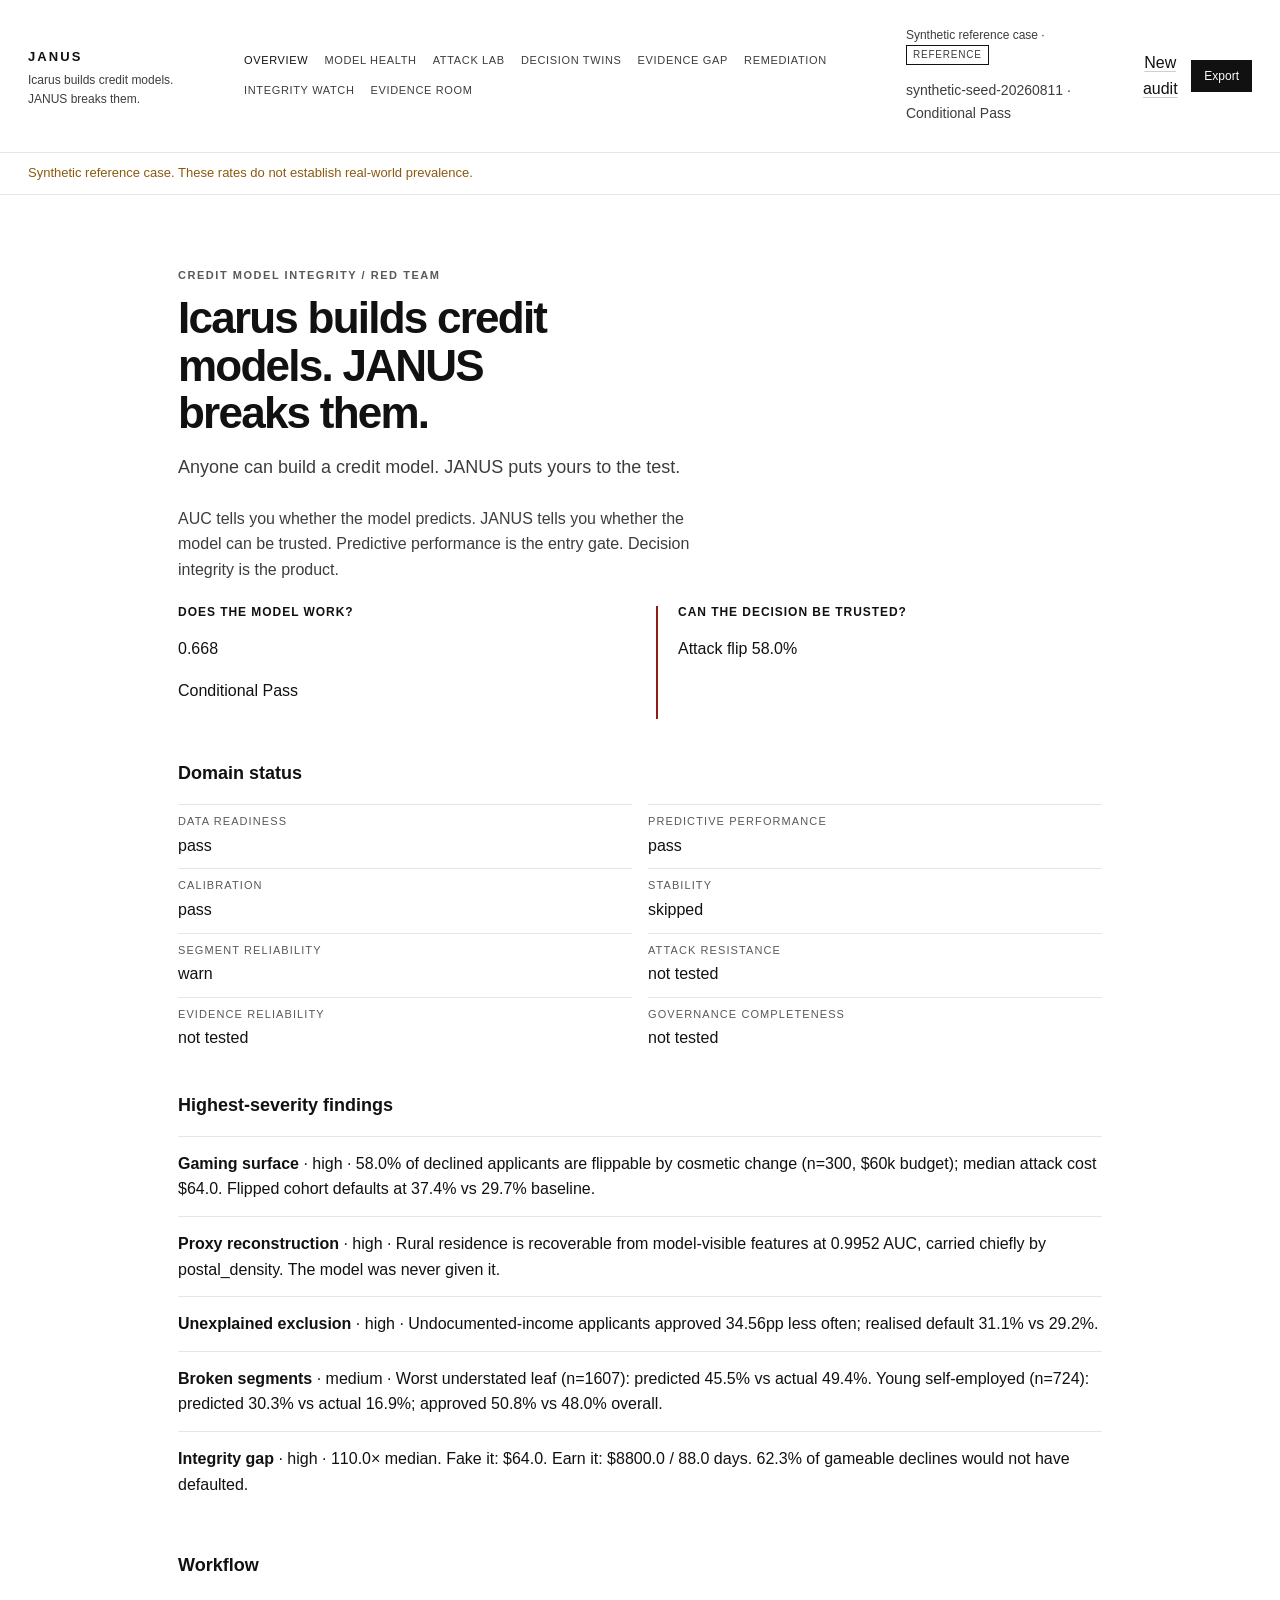
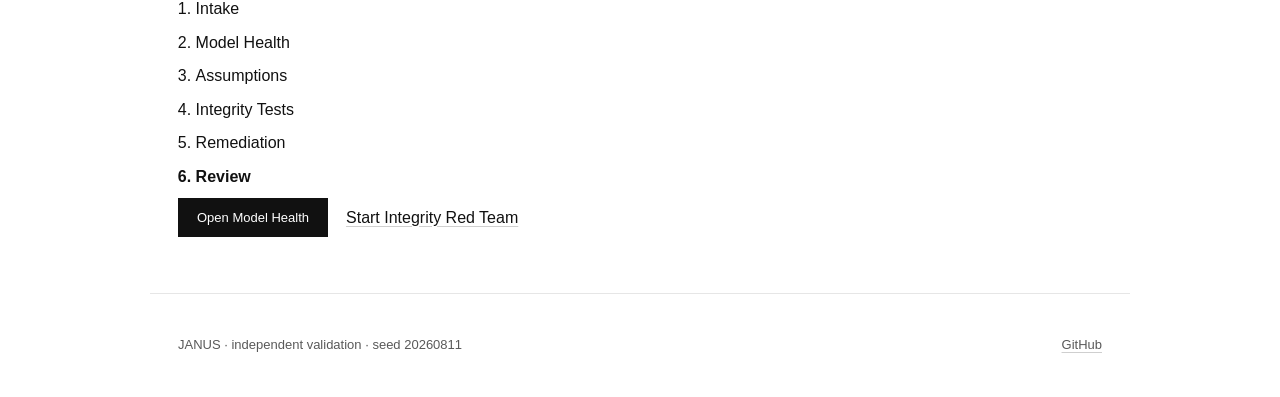
<file: docs/index.html>
<!DOCTYPE html>
<html lang="en">
<head>
  <meta charset="utf-8">
  <meta name="viewport" content="width=device-width, initial-scale=1">
  <title>JANUS — credit model integrity</title>
  <meta name="description" content="AUC tells you whether the model predicts. JANUS tells you whether the model can be trusted.">
  <meta name="theme-color" content="#ffffff">
  <link rel="icon" href="./favicon.svg" type="image/svg+xml">
  <link rel="stylesheet" href="./css/app.css">
</head>
<body>
  <a class="skip" href="#main">Skip to content</a>
  <header class="top">
    <div class="brand-block">
      <a class="brand" href="#overview">JANUS</a>
      <p class="tag">Icarus builds credit models. JANUS breaks them.</p>
    </div>
    <nav class="nav" aria-label="Primary">
      <a href="#overview">Overview</a>
      <a href="#health">Model Health</a>
      <a href="#attack">Attack Lab</a>
      <a href="#twins">Decision Twins</a>
      <a href="#evidence">Evidence Gap</a>
      <a href="#remediation">Remediation</a>
      <a href="#watch">Integrity Watch</a>
      <a href="#room">Evidence Room</a>
    </nav>
    <div class="hdr-meta">
      <p><span id="hdr-run">Synthetic reference case</span> · <span class="badge" id="hdr-mode">Reference</span></p>
      <p class="fineprint"><span id="hdr-model">reference-scorecard</span> · <span id="hdr-status">Recorded</span></p>
    </div>
    <p class="hdr-actions">
      <button type="button" class="text-btn" id="btn-new-audit">New audit</button>
      <button type="button" class="btn btn-sm" id="btn-export-json">Export</button>
    </p>
  </header>
  <p class="source-banner">Synthetic reference case. These rates do not establish real-world prevalence.</p>

  <main id="main">
    <section id="overview" class="panel section is-active">
      <p class="eyebrow">Credit model integrity / red team</p>
      <h1>Icarus builds credit models. JANUS breaks them.</h1>
      <p class="lede">Anyone can build a credit model. JANUS puts yours to the test.</p>
      <p class="intro">AUC tells you whether the model predicts. JANUS tells you whether the model can be trusted. Predictive performance is the entry gate. Decision integrity is the product.</p>
      <div class="contrast">
        <article>
          <h2>Does the model work?</h2>
          <p class="big" id="ov-auc">—</p>
          <p id="ov-health-status">Model Health not loaded</p>
        </article>
        <article class="contrast-janus">
          <h2>Can the decision be trusted?</h2>
          <p id="ov-integrity-status">Integrity tests not loaded</p>
        </article>
      </div>
      <h3 class="subhead">Domain status</h3>
      <dl class="mini" id="ov-domains"></dl>
      <h3 class="subhead">Highest-severity findings</h3>
      <ol class="findings" id="ov-findings"></ol>
      <h3 class="subhead">Workflow</h3>
      <ol class="flow" id="ov-workflow"></ol>
      <p class="hero-actions">
        <a class="btn" href="#health">Open Model Health</a>
        <a class="text-btn" href="#attack">Start Integrity Red Team</a>
      </p>
    </section>

    <section id="health" class="panel section">
      <p class="eyebrow">Model Health · one-page baseline</p>
      <h2>Does the model predict default well enough?</h2>
      <p class="intro">Compact validation first. Then the red team. Thresholds come from a versioned policy, not hardcoded UI logic.</p>
      <div id="health-root"></div>
    </section>

    <section id="attack" class="panel section">
      <p class="eyebrow">Attack Lab · model owner only</p>
      <h2>Fake it, earn it, document it</h2>
      <p class="intro">Bounded, approved modifications. A changed score is a decision-boundary move, not an improvement in model performance. Detailed steps are defender-only.</p>
      <div class="desk">
        <div class="applicant">
          <p class="mono" data-bind="demo_applicant.applicant_id">A-7100</p>
          <p id="demo-story">A declined synthetic applicant from the recorded holdout.</p>
          <dl class="mini">
            <div><dt>Predicted default</dt><dd class="mono" id="p-now">—</dd></div>
            <div><dt>Cutoff</dt><dd class="mono" data-bind="model.cutoff" data-fmt="p">—</dd></div>
            <div><dt>Decision</dt><dd id="p-decision" aria-live="polite">DECLINED</dd></div>
            <div><dt>Realised default</dt><dd id="demo-default">—</dd></div>
          </dl>
        </div>
        <div class="track-wrap">
          <p class="track-label"><span>safer</span><span>riskier</span></p>
          <div class="track" role="img" id="p-track" aria-label="Predicted default versus cutoff">
            <span class="tick" id="p-cutoff-tick"></span>
            <span class="needle" id="p-needle"></span>
          </div>
          <p class="track-meta"><span class="mono">p = <span id="p-now-dup"></span></span> · cutoff <span class="mono" data-bind="model.cutoff" data-fmt="p"></span> · <button type="button" class="text-btn" id="btn-reset-p">Reset</button></p>
        </div>
      </div>
      <div class="routes" role="list">
        <article class="route" data-route="a" role="listitem">
          <p class="stamp stamp-owner">Model owner only</p>
          <h3>A · Cosmetic</h3>
          <p>Presentation-sensitive change. Does not assert a real credit improvement.</p>
          <p class="route-cost" id="cost-a"></p>
          <p class="route-time" id="time-a"></p>
          <p class="route-p mono" id="p-a"></p>
          <p class="owner-note" id="steps-a"></p>
          <button type="button" class="btn btn-ghost" data-apply="a">Apply route A</button>
        </article>
        <article class="route" data-route="b" role="listitem">
          <p class="stamp stamp-ok">Genuine</p>
          <h3>B · Genuine</h3>
          <p>Durable financial change. An actual improvement in financial position.</p>
          <p class="route-cost" id="cost-b"></p>
          <p class="route-time" id="time-b"></p>
          <p class="route-p mono" id="p-b"></p>
          <button type="button" class="btn btn-ghost" data-apply="b">Apply route B</button>
        </article>
        <article class="route" data-route="c" role="listitem">
          <p class="stamp stamp-doc">Evidence</p>
          <h3>C · Documentation</h3>
          <p>Change nothing economically. Make existing capacity visible. Enabled only with a valid evidence pair.</p>
          <p class="route-cost" id="cost-c"></p>
          <p class="route-time" id="time-c"></p>
          <p class="route-p mono" id="p-c"></p>
          <button type="button" class="btn" data-apply="c">Apply route C</button>
        </article>
      </div>
      <p class="reveal" id="route-reveal" hidden aria-live="polite"></p>
      <div class="evidence" id="attack-evidence"></div>
    </section>

    <section id="twins" class="panel section">
      <p class="eyebrow">Decision Twins</p>
      <h2>Two similar businesses, different outcomes</h2>
      <p class="intro">Pairs are matched on designated core features, not claimed to be economically identical. The capital-injection case is a conceptual example unless numbers come from the engine.</p>
      <div class="twins">
        <article>
          <h3>Business A</h3>
          <p>Presents normal operating cash flow.</p>
          <p class="twin-out">Likely treated as ordinary risk.</p>
        </article>
        <article>
          <h3>Business B</h3>
          <p>Receives a large manual capital injection shortly before assessment.</p>
          <p class="twin-out">May look safer if a temporary balance is treated as durable strength.</p>
        </article>
      </div>
      <p class="note">A capital injection is not inherently illegitimate. The integrity risk is mistaking a non-recurring presentation effect for sustainable repayment capacity.</p>
      <div id="twins-engine"></div>
    </section>

    <section id="evidence" class="panel section">
      <p class="eyebrow">Evidence Gap</p>
      <h2>Recorded values versus verified reality</h2>
      <p class="intro">This module runs only when a recorded-versus-verified mapping exists. It is never fabricated.</p>
      <div id="evidence-root"></div>
    </section>

    <section id="remediation" class="panel section">
      <p class="eyebrow">Remediation Studio</p>
      <h2>Reduce the weakness without pretending the model was retrained</h2>
      <p class="intro">V1 actions change inputs or policy. Neutralization is a sensitivity test, not a production challenger.</p>
      <div id="remediation-root"></div>
    </section>

    <section id="watch" class="panel section">
      <p class="eyebrow">Integrity Watch</p>
      <h2>What changed since the last run?</h2>
      <div id="watch-root"></div>
    </section>

    <section id="room" class="panel section">
      <p class="eyebrow">Evidence Room</p>
      <h2>Findings, owners, and export</h2>
      <p class="intro">JANUS produces evidence. A person decides. Detailed attack paths stay with authorized reviewers.</p>
      <ol class="findings" id="findings-list"></ol>
      <label class="gate">
        <input type="checkbox" id="gate-findings">
        <span>I accept the checked findings for the validation file</span>
      </label>
      <p>
        <button type="button" class="btn" id="btn-export-html">Printable HTML</button>
      </p>
      <ul class="rules">
        <li>JANUS does not make credit decisions.</li>
        <li>Findings require model-owner and Credit/Risk review.</li>
        <li>Do not upload PII. Pickle/joblib can execute code.</li>
        <li>Results are hypotheses and audit evidence, not proof of fraud or causality.</li>
        <li>Synthetic reference results demonstrate the method; they do not establish real-world prevalence.</li>
      </ul>
    </section>

    <section id="audit" class="panel section">
      <p class="eyebrow">Intake · live audit</p>
      <h2>Guided review desk</h2>
      <p class="intro">Map the target, confirm maturity, then run Model Health before any attack. Search does not start until mutability is confirmed. Cap 20,000 rows / 50 MB.</p>
      <p class="fineprint" id="api-status">Checking the review service…</p>
      <p>
        <button type="button" class="text-btn" id="btn-use-book">Reload the reference case</button>
        <span class="sep">·</span>
        <a href="./sample/janus-sample.zip" id="sample-zip">Download a sample pack</a>
      </p>
      <ol class="stepper">
        <li>Intake — trusted model and matured holdout</li>
        <li>Model Health</li>
        <li>Assumptions</li>
        <li>Integrity tests</li>
        <li>Remediation</li>
        <li>Review</li>
      </ol>
      <form id="audit-form" class="audit-form">
        <div class="field">
          <label for="input-model">1. Model</label>
          <input id="input-model" name="model" type="file" accept=".joblib,.pkl,.pickle">
          <p class="hint">Must implement <code>predict_proba</code>. Only load a model you trust. Pickle/joblib can execute code.</p>
        </div>
        <div class="field">
          <label for="input-holdout">2. Holdout CSV</label>
          <input id="input-holdout" name="holdout" type="file" accept=".csv">
          <p class="hint">Matured, anonymised. Suggested target <code>dpd90_index_x</code> or <code>default</code>. Do not treat revenue as exposure without confirmation.</p>
        </div>
        <div class="field">
          <label for="input-cutoff">3. Decision cutoff</label>
          <input id="input-cutoff" name="cutoff" type="number" step="0.001" min="0" max="1" value="0.275" required>
          <p class="hint">Approve when predicted default ≤ cutoff.</p>
        </div>
        <div class="field">
          <label for="input-dictionary">4. Feature dictionary</label>
          <input id="input-dictionary" name="dictionary" type="file" accept=".txt,.md,.csv">
          <textarea id="input-dictionary-text" name="dictionary_text" aria-label="Feature dictionary text"></textarea>
        </div>
        <div class="field">
          <label for="input-context">5. Business context</label>
          <textarea id="input-context" name="context"></textarea>
        </div>
        <p><button type="submit" class="btn" id="btn-propose">Upload and profile</button></p>
        <p class="status" id="propose-status" role="status"></p>
      </form>
      <div id="map-stage" hidden>
        <h3>Schema mapping</h3>
        <p class="intro">Confirm each column’s role. JANUS will not treat revenue as exposure from the name alone.</p>
        <p class="fineprint" id="map-profile"></p>
        <div class="table-wrap">
          <table class="grid" id="map-table">
            <thead>
              <tr>
                <th>Purpose</th>
                <th>Selected column</th>
                <th>Required</th>
                <th>Validation</th>
              </tr>
            </thead>
            <tbody>
              <tr>
                <td>Default target</td>
                <td><select id="map-target" aria-label="Default target column"></select></td>
                <td>Yes</td>
                <td>Binary 0/1. Suggested <code>dpd90_index_x</code> or <code>default</code>.</td>
              </tr>
              <tr>
                <td>Observation date</td>
                <td><select id="map-timestamp" aria-label="Observation date column"></select></td>
                <td>No</td>
                <td>Parseable date. Suggested <code>LOAN_CREATED_AT_LCL_TS</code>.</td>
              </tr>
              <tr>
                <td>Exposure</td>
                <td><select id="map-exposure" aria-label="Exposure column"></select></td>
                <td>No</td>
                <td>Non-negative numeric. Confirm the semantic role.</td>
              </tr>
              <tr>
                <td>Record ID</td>
                <td><select id="map-id" aria-label="Record ID column"></select></td>
                <td>No</td>
                <td>Prefer unique. Masked in the UI.</td>
              </tr>
              <tr>
                <td>Segments</td>
                <td><select id="map-segments" aria-label="Segment columns" multiple size="4"></select></td>
                <td>No</td>
                <td>At least two useful groups. Not inferred as protected attributes.</td>
              </tr>
              <tr>
                <td>Revenue (not loss)</td>
                <td><select id="map-revenue" aria-label="Revenue column" disabled></select></td>
                <td>No</td>
                <td>Informational. Not used as approved-loss exposure.</td>
              </tr>
            </tbody>
          </table>
        </div>
        <p class="note" id="map-revenue-warn" hidden></p>
        <div class="field">
          <label>Evidence pair (optional)</label>
          <p class="hint">Recorded column ↔ verified column. Leave blank to skip Evidence Gap. JANUS never fabricates verified values.</p>
          <p class="map-pair">
            <select id="map-recorded" aria-label="Recorded evidence column"></select>
            <span>↔</span>
            <select id="map-verified" aria-label="Verified evidence column"></select>
          </p>
        </div>
        <label class="gate">
          <input type="checkbox" id="map-positive">
          <span>1 represents the adverse event (for example DPD90 default).</span>
        </label>
        <label class="gate">
          <input type="checkbox" id="map-matured">
          <span>This holdout is matured — the target outcome is known.</span>
        </label>
        <label class="gate">
          <input type="checkbox" id="map-window">
          <span>The performance window is sufficient for this validation.</span>
        </label>
        <p><button type="button" class="btn" id="btn-map">Save mapping and run Model Health</button></p>
        <p class="status" id="map-status" role="status"></p>
      </div>
      <div id="propose-stage" hidden>
        <h3>Review assumptions</h3>
        <p>Edit anything that is wrong. Costs are USD. Search does not run until you confirm.</p>
        <div class="table-wrap">
          <table class="grid" id="propose-table">
            <thead>
              <tr>
                <th>Feature</th><th>Kind</th><th>Direction</th>
                <th>Attack cost (USD)</th><th>Attack time</th>
                <th>Genuine cost (USD)</th><th>Genuine time</th><th>Rationale</th>
              </tr>
            </thead>
            <tbody></tbody>
          </table>
        </div>
        <label class="gate">
          <input type="checkbox" id="gate-upload-mutability">
          <span>I confirm these mutability assumptions for this lender. They are business judgments.</span>
        </label>
        <p><button type="button" class="btn" id="btn-run-upload" disabled>Run the audit</button></p>
        <p class="status" id="run-status" role="status"></p>
      </div>
    </section>
  </main>

  <footer class="foot">
    <p>JANUS · independent validation · seed <span data-bind="seed"></span></p>
    <p><a href="https://github.com/venvennnn/janus">GitHub</a></p>
  </footer>
  <div class="toast" id="toast" hidden role="status"></div>
  <noscript>
    <p class="noscript">JANUS is a credit-model integrity platform. Enable JavaScript to bind the recorded Model Health and integrity figures. GitHub Pages still serves this HTML.</p>
  </noscript>
  <script src="./data/findings.js?v=032"></script>
  <script src="./js/config.js?v=032"></script>
  <script type="module" src="./js/app.js?v=032"></script>
</body>
</html>
</file>
<file: docs/css/app.css>
:root {
  --bg: #ffffff;
  --ink: #111111;
  --body: #1a1a1a;
  --muted: #3d3d3d;
  --faint: #595959;
  --line: #e6e6e6;
  --line-strong: #cfcfcf;
  --red: #8f1d13;
  --red-soft: #f7eceb;
  --green: #1f5c3d;
  --green-soft: #eef5f1;
  --amber: #8a5a10;
  --amber-soft: #f7f1e6;
  --mono: ui-monospace, "SF Mono", Menlo, Consolas, monospace;
  --sans: -apple-system, BlinkMacSystemFont, "Segoe UI", Helvetica, Arial, sans-serif;
  --header-h: 58px;
}

* { box-sizing: border-box; }

/* Base */
html { scroll-behavior: smooth; background: #ffffff; }
body {
  margin: 0;
  background: #ffffff;
  color: var(--ink);
  font-family: var(--sans);
  font-size: 16px;
  line-height: 1.6;
  -webkit-font-smoothing: antialiased;
}
::selection { background: var(--ink); color: #fff; }
:focus-visible { outline: 2px solid var(--red); outline-offset: 3px; }
.nav a:focus-visible,
.brand:focus-visible,
.text-btn:focus-visible {
  color: var(--ink);
  background: var(--red-soft);
}

a { color: inherit; text-decoration-color: #cfcfcf; text-underline-offset: 3px; }
a:hover { text-decoration-color: var(--ink); }
.mono, code, kbd, .value { font-family: var(--mono); font-size: 0.88em; font-feature-settings: "tnum"; }
kbd {
  border: 1px solid var(--line-strong);
  padding: 0 0.3em;
  font-size: 0.8em;
}

.skip {
  position: absolute;
  left: -999px;
  top: 0;
  background: var(--ink);
  color: #fff;
  padding: 0.4rem 0.7rem;
}
.skip:focus { left: 0.5rem; top: 0.5rem; }

/* Header */
.top {
  position: sticky;
  top: 0;
  z-index: 20;
  display: flex;
  align-items: center;
  gap: 24px;
  padding: 14px 28px;
  background: #ffffff;
  border-bottom: 1px solid var(--line);
}
.brand {
  font-size: 13px;
  font-weight: 700;
  letter-spacing: 0.16em;
  text-transform: uppercase;
  text-decoration: none;
}
.nav {
  display: flex;
  flex-wrap: wrap;
  gap: 12px 16px;
  margin-left: auto;
  font-size: 11px;
  font-weight: 500;
  letter-spacing: 0.06em;
  text-transform: uppercase;
}
.nav a { color: var(--muted); text-decoration: none; }
.nav a:hover,
.nav a[aria-current="page"] { color: var(--ink); }

.btn {
  appearance: none;
  display: inline-flex;
  align-items: center;
  justify-content: center;
  border: 1px solid var(--ink);
  background: var(--ink);
  color: #fff;
  padding: 11px 18px;
  font: 500 13px/1.2 var(--sans);
  cursor: pointer;
  text-decoration: none;
}
.btn:hover { background: #2a2a2a; color: #fff; text-decoration: none; }
.btn-sm { padding: 8px 12px; font-size: 12px; flex: 0 0 auto; }
.btn-ghost { background: #fff; color: var(--ink); }
.btn-ghost:hover { background: #f4f4f4; color: var(--ink); }
.btn[disabled],
.btn.is-disabled { opacity: 0.45; cursor: not-allowed; }
.text-btn {
  appearance: none;
  border: 0;
  background: none;
  padding: 0;
  font: inherit;
  color: var(--ink);
  cursor: pointer;
  text-decoration: underline;
  text-decoration-color: #cfcfcf;
  text-underline-offset: 3px;
}
.text-btn:hover { text-decoration-color: var(--ink); }

.source-banner {
  margin: 0;
  padding: 10px 28px;
  background: var(--amber-soft);
  color: var(--amber);
  font-size: 13px;
  border-bottom: 1px solid var(--line);
}
.source-banner[hidden] { display: none; }

/* Layout */
.section {
  max-width: 980px;
  margin: 0 auto;
  padding: 72px 28px 24px;
  border-bottom: 1px solid var(--line);
  scroll-margin-top: calc(var(--header-h) + 12px);
}
.section:last-of-type { border-bottom: 0; }
.eyebrow {
  margin: 0 0 10px;
  font-size: 11px;
  font-weight: 600;
  letter-spacing: 0.14em;
  text-transform: uppercase;
  color: var(--faint);
}
h1 {
  margin: 0 0 16px;
  font-size: 44px;
  font-weight: 600;
  letter-spacing: -0.04em;
  line-height: 1.08;
  max-width: 18ch;
}
h2 {
  margin: 0 0 12px;
  font-size: 28px;
  font-weight: 600;
  letter-spacing: -0.03em;
  line-height: 1.15;
}
h3, h4 { margin: 0 0 8px; font-size: 16px; font-weight: 600; }
.lede, .intro { max-width: 58ch; color: var(--muted); margin: 0 0 24px; }
.lede { font-size: 18px; }
.hero-actions { display: flex; flex-wrap: wrap; gap: 18px; align-items: center; margin: 0 0 32px; }
.subhead { margin: 40px 0 16px; font-size: 18px; }
.sep { color: var(--line-strong); margin: 0 0.4em; }

/* Hero and contrast */
.terminal {
  max-width: 52ch;
  padding: 16px 0;
  border-top: 1px solid var(--line);
  border-bottom: 1px solid var(--line);
  font-family: var(--mono);
  font-size: 13px;
  margin-bottom: 48px;
}
.terminal p { margin: 0 0 6px; }
.terminal .k { display: inline-block; width: 10ch; color: var(--faint); }
.ready { color: var(--green); }

.contrast {
  display: grid;
  grid-template-columns: 1fr 1fr;
  gap: 32px;
  margin: 0 0 28px;
}
.contrast h2 {
  font-size: 12px;
  letter-spacing: 0.08em;
  text-transform: uppercase;
}
.contrast ul, .compare ul, .rules, .ask, .flow, .stepper { margin: 0; padding: 0 0 0 1.1rem; }
.contrast li, .compare li, .rules li, .ask li, .flow li, .stepper li { margin: 0 0 8px; }
.contrast-janus { border-left: 2px solid var(--red); padding-left: 20px; }
.pull {
  font-size: 22px;
  font-weight: 500;
  letter-spacing: -0.02em;
  max-width: 28ch;
  margin: 8px 0 0;
}

/* Break-the-model desk */
.desk { display: grid; grid-template-columns: 1fr 1.2fr; gap: 28px; margin: 0 0 28px; }
.applicant { padding-right: 12px; }
.mini { display: grid; grid-template-columns: 1fr 1fr; gap: 10px 16px; margin: 16px 0 0; }
.mini div { border-top: 1px solid var(--line); padding-top: 8px; }
.mini dt { font-size: 11px; letter-spacing: 0.1em; text-transform: uppercase; color: var(--faint); }
.mini dd { margin: 2px 0 0; font-weight: 500; }
.track-label, .track-meta { display: flex; justify-content: space-between; font-size: 12px; color: var(--faint); }
.track {
  position: relative;
  height: 10px;
  margin: 10px 0 12px;
  background: var(--line);
}
.tick {
  position: absolute;
  top: -6px;
  width: 2px;
  height: 22px;
  background: var(--ink);
}
.needle {
  position: absolute;
  top: -8px;
  width: 14px;
  height: 26px;
  margin-left: -7px;
  background: var(--red);
  transition: left 0.45s ease;
}
.routes { display: grid; grid-template-columns: repeat(3, 1fr); gap: 16px; }
.route {
  border: 1px solid var(--line);
  padding: 18px;
}
.route.is-live { border-color: var(--ink); }
.stamp {
  display: inline-block;
  margin: 0 0 10px;
  font-size: 10px;
  font-weight: 600;
  letter-spacing: 0.1em;
  text-transform: uppercase;
}
.stamp-owner { color: var(--red); }
.stamp-ok { color: var(--green); }
.stamp-doc { color: var(--ink); }
.owner-note { font-size: 12px; color: var(--muted); font-family: var(--mono); }
.route-cost { font-size: 20px; font-weight: 600; margin: 12px 0 0; }
.route-time, .route-p { margin: 4px 0 12px; font-size: 13px; color: var(--muted); }
.reveal {
  margin: 18px 0 0;
  padding: 12px 0;
  border-top: 1px solid var(--line);
  max-width: 64ch;
}
.reveal[hidden] { display: none; }
.is-ok { color: var(--green); }
.is-bad { color: var(--red); }

.twins { display: grid; grid-template-columns: 1fr 1fr; gap: 20px; }
.twins article { border: 1px solid var(--line); padding: 18px; }
.twin-out { font-weight: 500; }
.note, .fineprint { color: var(--muted); font-size: 14px; max-width: 64ch; }
.ask { margin-top: 12px; font-weight: 500; }

/* Evidence */
.evidence { display: grid; grid-template-columns: repeat(2, 1fr); gap: 12px; }
.card {
  border: 1px solid var(--line);
  padding: 16px;
}
.card h3 { margin: 0 0 6px; font-size: 13px; text-transform: uppercase; letter-spacing: 0.08em; color: var(--muted); }
.card .big { font-size: 28px; font-weight: 600; letter-spacing: -0.03em; margin: 0 0 6px; }
.card .meaning { margin: 0 0 8px; font-size: 14px; }
.meta-row { display: flex; flex-wrap: wrap; gap: 8px; font-size: 11px; letter-spacing: 0.06em; text-transform: uppercase; }
.sev { font-weight: 600; }
.sev-high { color: var(--red); }
.sev-medium { color: var(--amber); }
.kind-tag { color: var(--faint); }
.card details { margin-top: 10px; font-size: 13px; color: var(--muted); }
.card summary { cursor: pointer; color: var(--ink); }

.gap-block { margin: 48px 0 0; padding-top: 28px; border-top: 1px solid var(--line); }
.gap-block.is-skipped .display { font-size: 32px; }
.display { font-size: 64px; font-weight: 600; letter-spacing: -0.05em; line-height: 1; margin: 8px 0 12px; }
.formula { color: var(--muted); margin: 0 0 16px; }
.badge-amber {
  display: inline-block;
  background: var(--amber-soft);
  color: var(--amber);
  font-size: 11px;
  font-weight: 600;
  letter-spacing: 0.08em;
  text-transform: uppercase;
  padding: 4px 8px;
}
.channels { list-style: none; margin: 0 0 16px; padding: 0; max-width: 48ch; }
.channels li {
  display: grid;
  grid-template-columns: 11ch 1fr;
  gap: 12px;
  padding: 8px 0;
  border-top: 1px solid var(--line);
}
.channels .label { font-size: 11px; letter-spacing: 0.1em; text-transform: uppercase; color: var(--faint); }

.findings { list-style: none; margin: 0; padding: 0; }
.findings > li {
  padding: 14px 0;
  border-top: 1px solid var(--line);
}
.findings .title { font-weight: 500; }
.findings .subtitle { color: var(--muted); font-size: 14px; margin: 4px 0 0; }
.findings .run { font-family: var(--mono); font-size: 11px; color: var(--faint); }
.gate { display: flex; gap: 0.6rem; align-items: flex-start; margin: 16px 0; color: var(--muted); }
.gate input { margin-top: 0.3rem; accent-color: var(--ink); }

.flow li.is-now { font-weight: 600; color: var(--ink); }
.map-pair { display: flex; align-items: center; gap: 12px; }
.map-pair select { flex: 1; }
#map-stage[hidden] { display: none; }
.find-meta { display: grid; grid-template-columns: repeat(3, minmax(0, 1fr)); gap: 12px; margin-top: 8px; }
.find-meta label { font-size: 11px; letter-spacing: 0.08em; text-transform: uppercase; color: var(--faint); display: block; }
.find-meta input, .find-meta select {
  width: 100%;
  border: 0;
  border-bottom: 1px solid var(--line);
  background: #fff;
  padding: 6px 0;
  font: inherit;
}
.frontier { max-width: 420px; }
.split, .compare { display: grid; grid-template-columns: 1fr 1fr 1fr; gap: 20px; margin-bottom: 24px; }
.compare { grid-template-columns: 1fr 1fr; }
.lifecycle { letter-spacing: 0.02em; }

.rules li { margin-bottom: 10px; }

/* Audit desk */
.stepper { margin: 0 0 24px; }
.audit-form { max-width: 64ch; }
.field { margin: 0 0 22px; }
.field label {
  display: block;
  font-size: 11px;
  font-weight: 600;
  letter-spacing: 0.12em;
  text-transform: uppercase;
  color: var(--faint);
  margin-bottom: 6px;
}
.field input[type="text"],
.field input[type="number"],
.field input[type="file"],
.field textarea,
.grid select,
.grid input {
  width: 100%;
  border: 0;
  border-bottom: 1px solid var(--line);
  background: transparent;
  color: var(--body);
  font: inherit;
  padding: 8px 0;
  border-radius: 0;
}
.field input[aria-invalid="true"] { border-bottom-color: var(--red); }
.hint { margin: 6px 0 0; font-size: 13px; color: var(--muted); }
.status { min-height: 1.4em; color: var(--muted); }
#propose-stage[hidden] { display: none; }
.table-wrap { overflow: auto; margin: 12px 0 20px; }
.grid { width: 100%; border-collapse: collapse; font-size: 13px; }
.grid th, .grid td { padding: 8px 6px; border-bottom: 1px solid var(--line); text-align: left; vertical-align: top; }
.grid th { font-size: 10px; letter-spacing: 0.08em; text-transform: uppercase; color: var(--faint); }
.grid input[type="number"] { width: 5.5rem; font-family: var(--mono); font-size: 12px; }

/* Footer */
.foot {
  display: flex;
  justify-content: space-between;
  gap: 16px;
  max-width: 980px;
  margin: 0 auto;
  padding: 28px;
  color: var(--faint);
  font-size: 13px;
}
.toast {
  position: fixed;
  left: 50%;
  bottom: 1.2rem;
  transform: translateX(-50%);
  background: var(--ink);
  color: #fff;
  padding: 0.5rem 0.9rem;
  font-size: 12px;
}
.toast[hidden] { display: none; }
.noscript { padding: 24px 28px; }

.brand-block { min-width: 12rem; }
.tag { margin: 2px 0 0; font-size: 12px; color: var(--muted); max-width: 28ch; }
.hdr-meta { font-size: 12px; color: var(--muted); }
.hdr-actions { display: flex; gap: 12px; align-items: center; }
.badge {
  display: inline-block;
  border: 1px solid var(--ink);
  padding: 1px 6px;
  font-size: 10px;
  letter-spacing: 0.08em;
  text-transform: uppercase;
}
.js .panel { display: none; }
.js .panel.is-active { display: block; }
.chart { width: 100%; max-width: 360px; height: auto; background: #fff; }
.skipped {
  border: 1px dashed var(--line-strong);
  padding: 12px 14px;
  color: var(--muted);
}
.source-banner { background: #fff; }

@media (max-width: 840px) {
  .top { flex-wrap: wrap; gap: 10px 14px; }
  .nav { width: 100%; order: 3; gap: 12px; }
  .brand { margin-right: auto; }
  h1 { font-size: 32px; max-width: none; }
  .contrast, .desk, .routes, .twins, .evidence, .split, .compare { grid-template-columns: 1fr; }
  .track { height: 14px; }
  .needle { height: 30px; }
  .tick { height: 26px; }
  .display { font-size: 48px; }
  .section { padding: 48px 18px 16px; }
}

@media (prefers-reduced-motion: reduce) {
  html { scroll-behavior: auto; }
  .needle { transition: none; }
}
</file>
